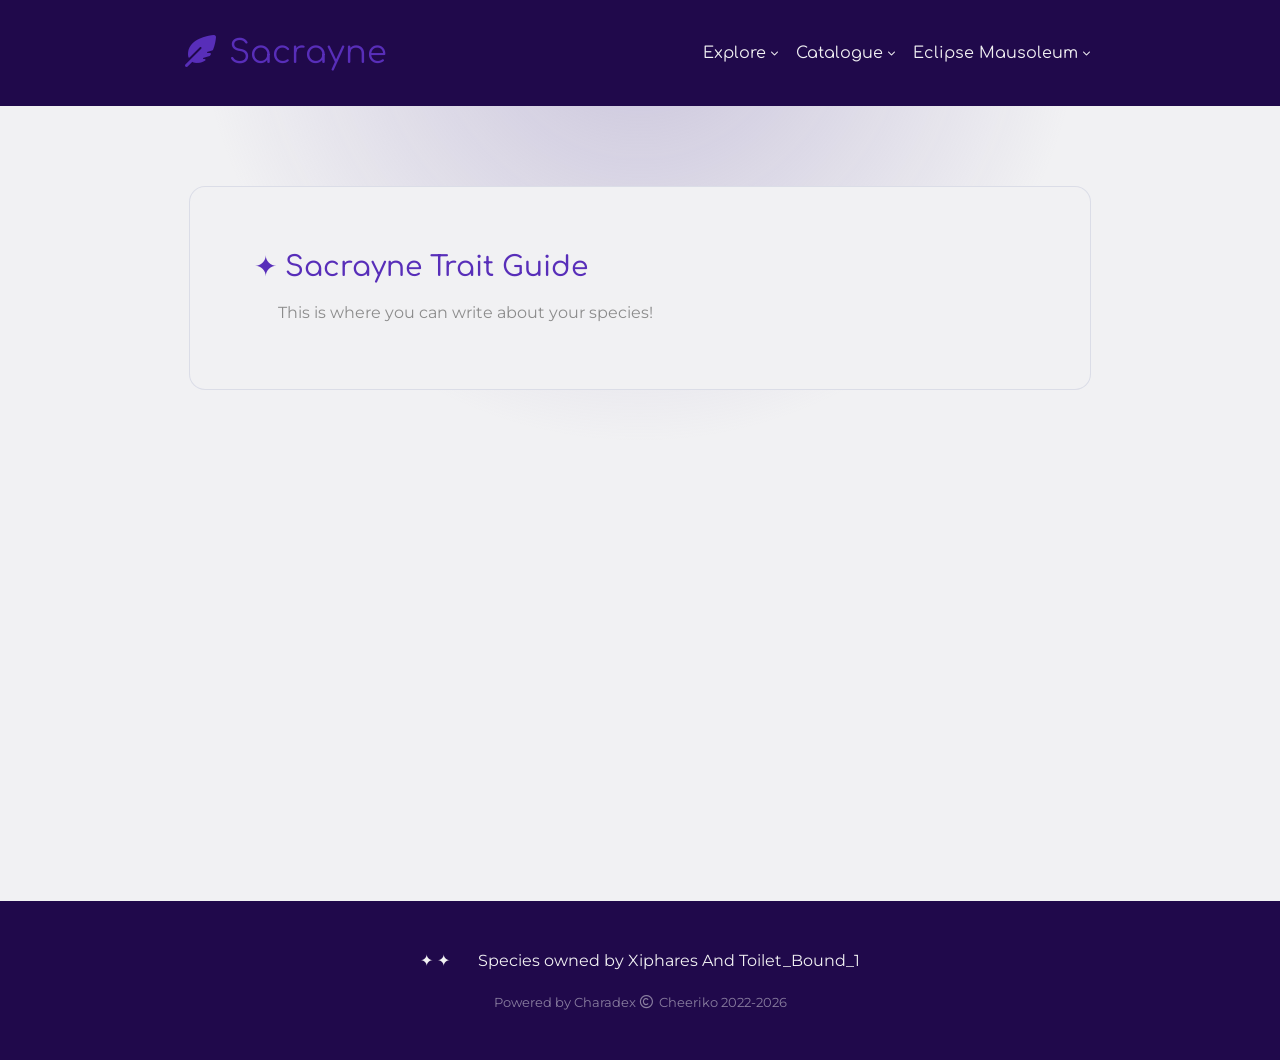
<file: species.html>
<!DOCTYPE html>
<html lang="en">

<head>

  <meta charset="UTF-8">
  <meta name="viewport" content="width=device-width, initial-scale=1.0">


  <!-- ----------------------------------------------------------------- -->
  <!-- About Your Site                                                   -->
  <!-- ----------------------------------------------------------------- -->
  <link rel="shortcut icon" type="image/png" href="assets/favicon.png" />
  <title>Sacrayne Trait Guide</title>
  <meta name="title" content="Sacrayne Species" />
  <meta name="type" content="website" />
  <meta name="url" content="https://sapfies.github.io/sacrayne/" />
  <meta name="image" content="assets/meta.png" />
  <meta name="description" content="Follow along as we wander the moonlight!">

  <!-- No AI scraping directives -->
  <meta name="robots" content="noai">
  <meta name="robots" content="noimageai">


  <!-- ----------------------------------------------------------------- -->
  <!-- Styles                                                            -->
  <!-- ----------------------------------------------------------------- -->

  <!-- Bootstrap CSS -->
  <!-- Using Bootstrap 4.5 because its closest to Toyhou.se's current version -->
  <!-- https://getbootstrap.com/docs/4.5/getting-started/introduction/ -->
  <link rel="stylesheet" href="https://cdn.jsdelivr.net/npm/bootstrap@4.5.3/dist/css/bootstrap.min.css" integrity="sha384-TX8t27EcRE3e/ihU7zmQxVncDAy5uIKz4rEkgIXeMed4M0jlfIDPvg6uqKI2xXr2" crossorigin="anonymous">

  <!-- Font Awesome Icons -->
  <link rel="stylesheet" href="https://cdnjs.cloudflare.com/ajax/libs/font-awesome/6.7.2/css/all.min.css">


  <!-- ----------------------------------------------------------------- -->
  <!-- Optional Styles                                                   -->
  <!-- ----------------------------------------------------------------- -->

  <!-- Custom CSS -->
  <link rel="stylesheet" type="text/css" href="styles/css/charadex.css">

  <!-- Google Font -->
  <link href="https://fonts.googleapis.com/css?family=Montserrat:400|Comfortaa:500" rel="stylesheet">


</head>

<body id="charadex-body">


  <!-- --------------------------------------------------------------------
  <-- Header
  <-------------------------------------------------------------------- -->
  <div class="load-html" id="header" data-source="includes/header.html"></div>


  <!-- --------------------------------------------------------------------
  <-- Main List
  <-------------------------------------------------------------------- -->
  <div class="container" id="main-container">
    <div class="card p-md-5 p-4">

      <!-- General Info
      <-------------------------------------------------------------------- -->
      <div class="p-3">
        <h3 class="text-primary mb-3">✦ Sacrayne Trait Guide</h3>
        <div class="px-4">
          <p>This is where you can write about your species!</p>
        </div>
      </div>

    </div>
  </div>

  <!-- --------------------------------------------------------------------
  <-- Footer
  <-------------------------------------------------------------------- -->
  <div class="load-html" id="footer" data-source="includes/footer.html"></div>

  <!-- ----------------------------------------------------------------- -->
  <!-- JS                                                                -->
  <!-- ----------------------------------------------------------------- -->

  <!-- JQuery -->
  <script src="https://code.jquery.com/jquery-3.6.0.js" integrity="sha256-H+K7U5CnXl1h5ywQfKtSj8PCmoN9aaq30gDh27Xc0jk=" crossorigin="anonymous"></script>

  <!-- Bootstrap -->
  <script src="https://cdn.jsdelivr.net/npm/bootstrap@4.5.3/dist/js/bootstrap.bundle.min.js" integrity="sha384-ho+j7jyWK8fNQe+A12Hb8AhRq26LrZ/JpcUGGOn+Y7RsweNrtN/tE3MoK7ZeZDyx" crossorigin="anonymous"></script>

  <!-- Charadex Script -->
  <script src="styles/js/pages/base.js" type="module"></script>


</body>

</html>
</file>
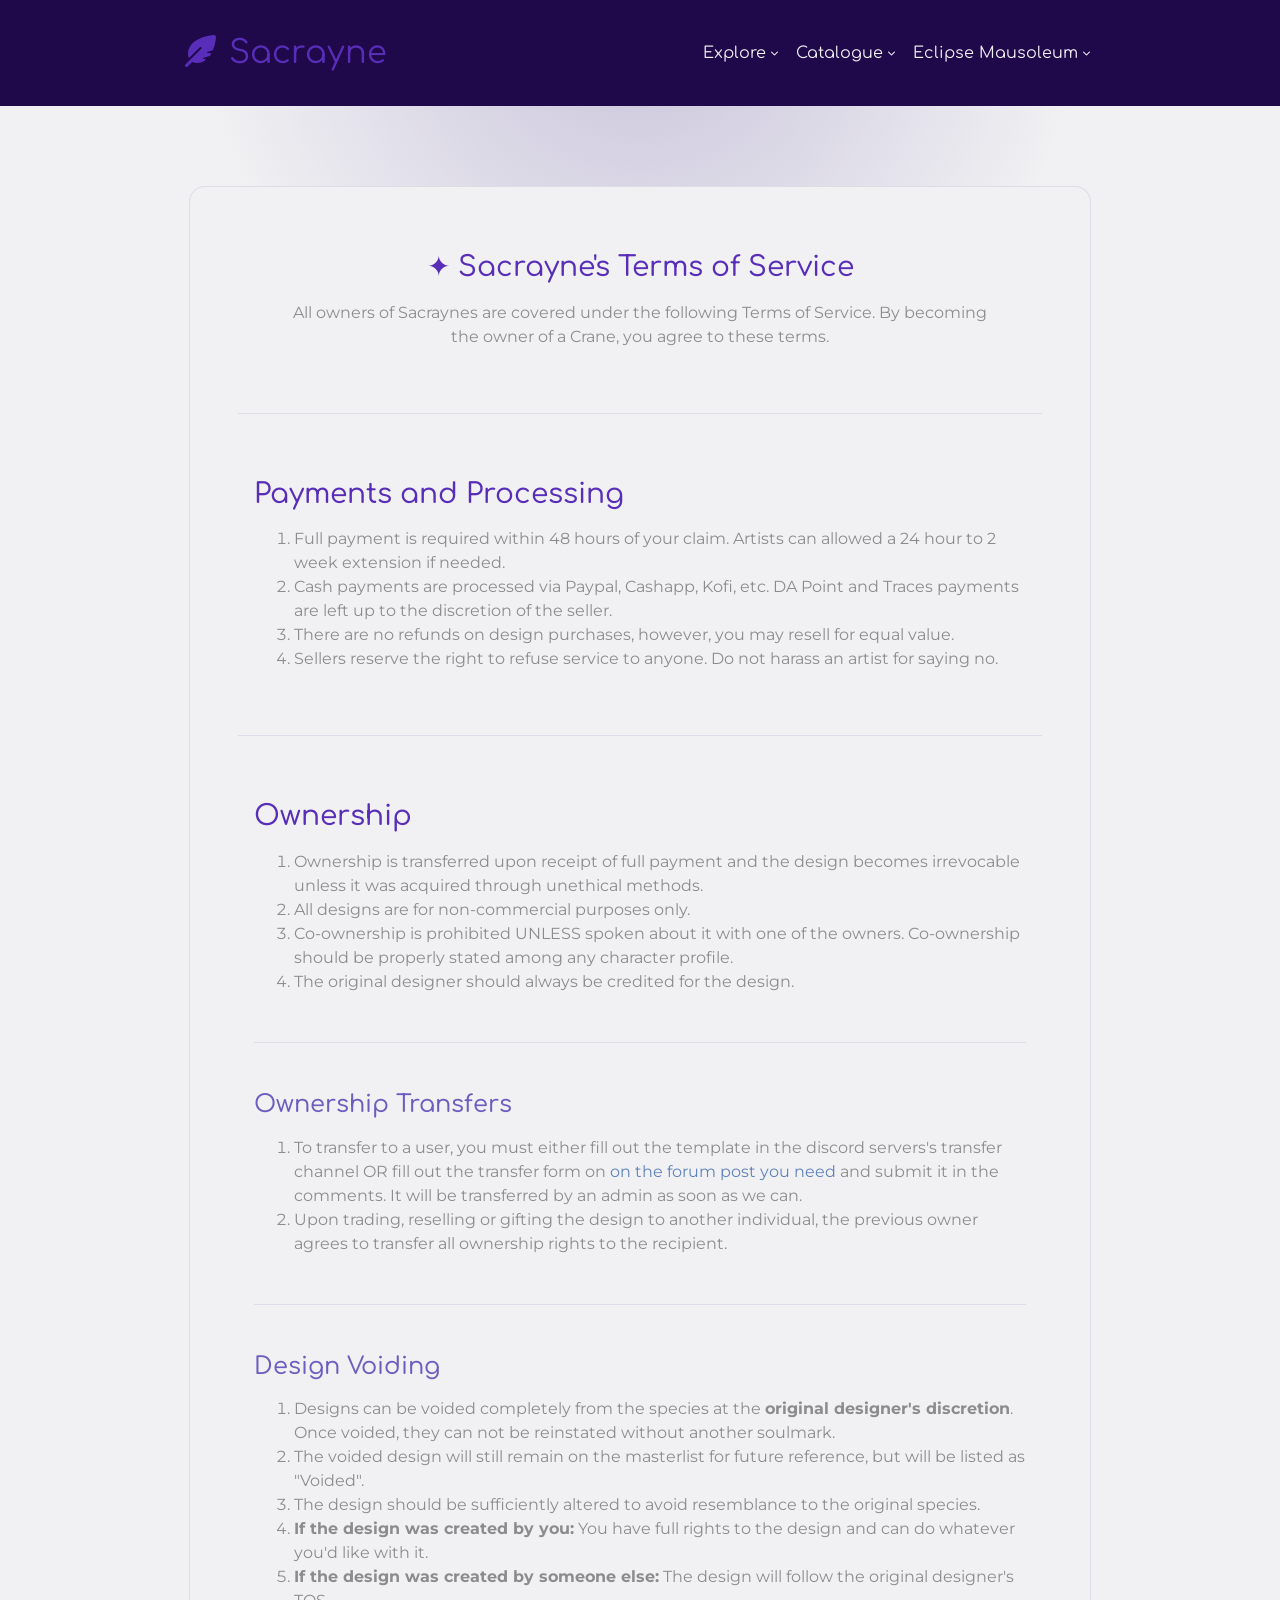
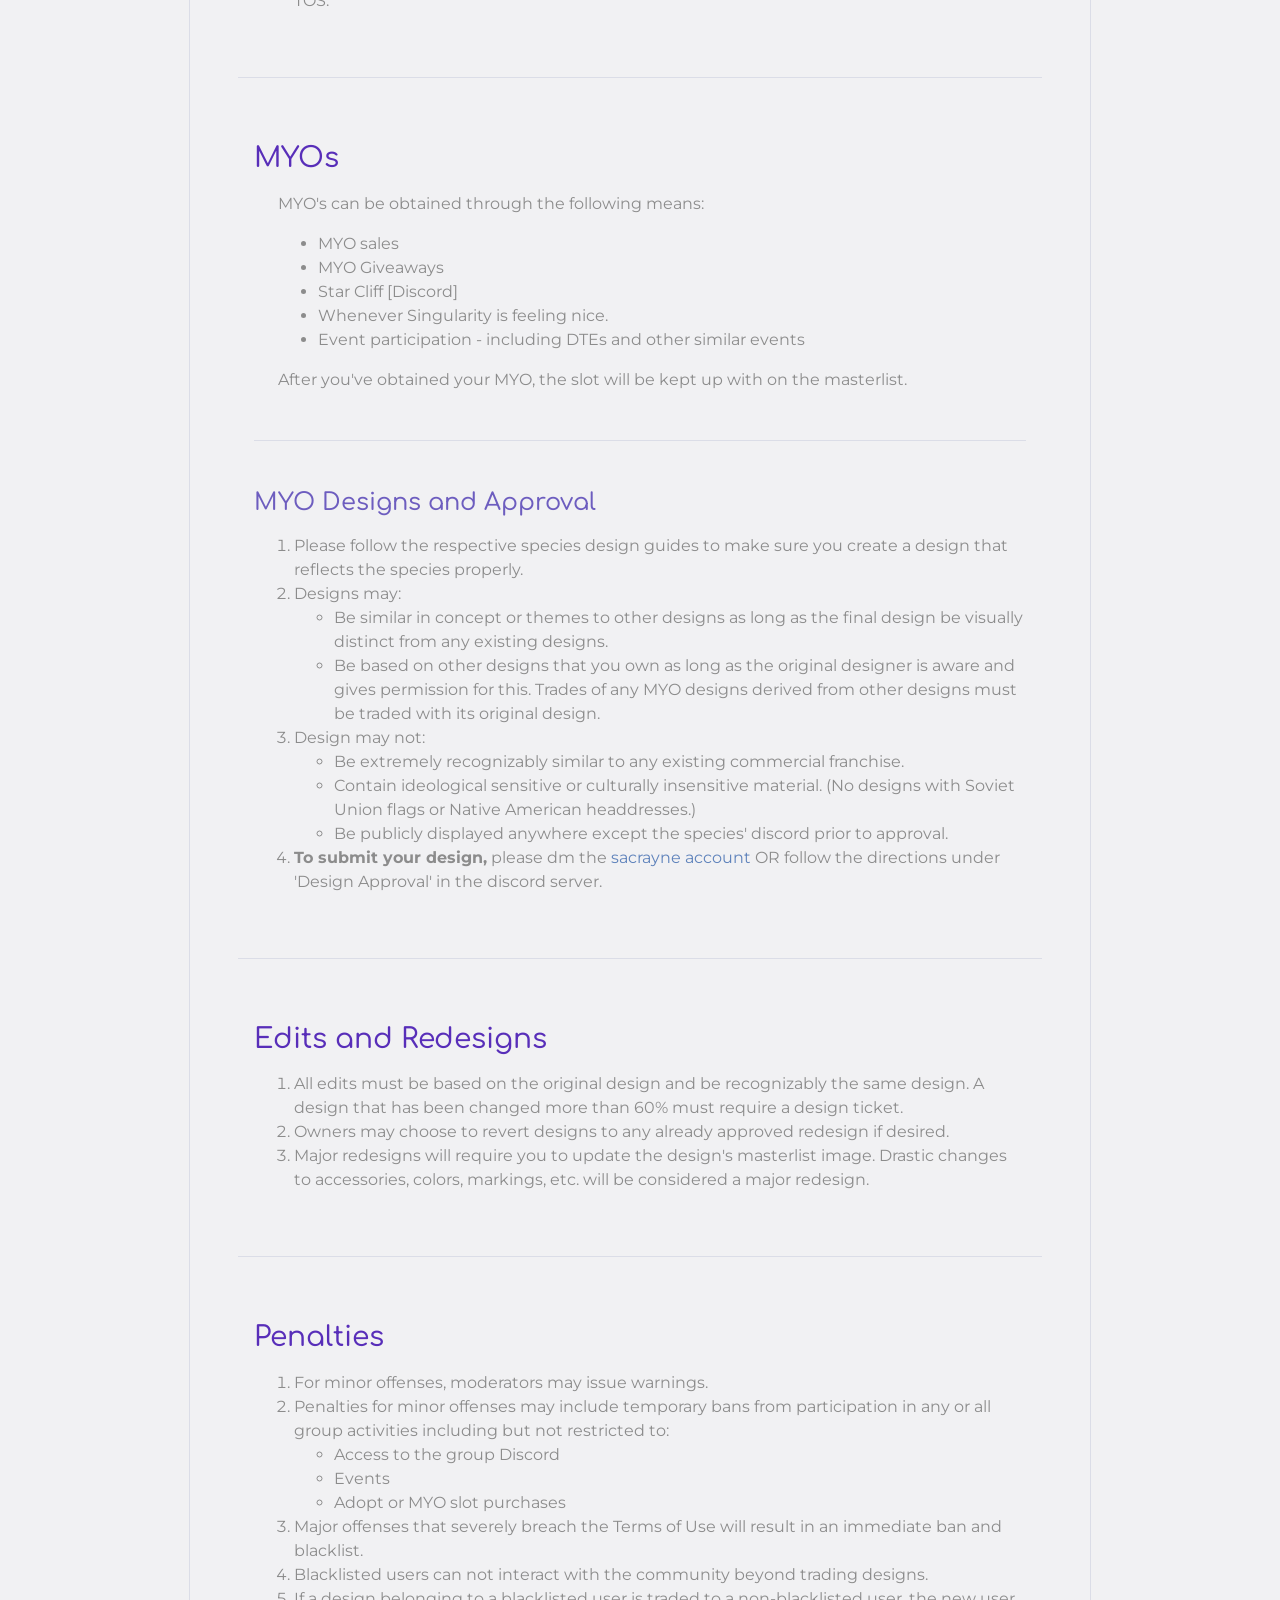
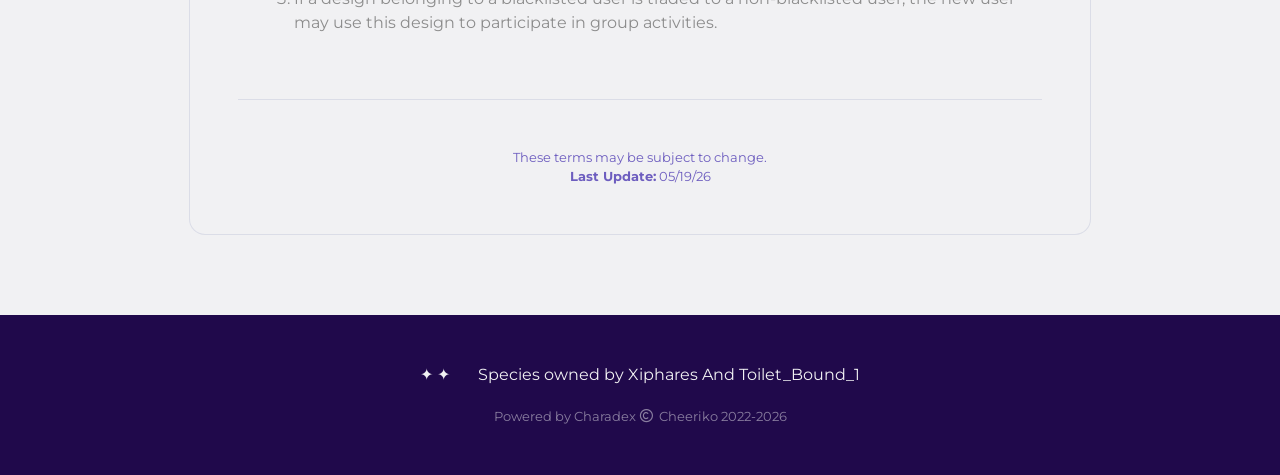
<file: terms.html>
<!DOCTYPE html>
<html lang="en">

<head>

  <meta charset="UTF-8">
  <meta name="viewport" content="width=device-width, initial-scale=1.0">


  <!-- ----------------------------------------------------------------- -->
  <!-- About Your Site                                                   -->
  <!-- ----------------------------------------------------------------- -->
  <link rel="shortcut icon" type="image/png" href="assets/favicon.png" />
  <title>Terms of Service</title>
  <meta name="title" content="Sacrayne Terms" />
  <meta name="type" content="website" />
  <meta name="url" content="https://sapfies.github.io/sacrayne/" />
  <meta name="image" content="assets/meta.png" />
  <meta name="description" content="Follow along as we wander the moonlight!">

  <!-- No AI scraping directives -->
  <meta name="robots" content="noai">
  <meta name="robots" content="noimageai">


  <!-- ----------------------------------------------------------------- -->
  <!-- Styles                                                            -->
  <!-- ----------------------------------------------------------------- -->

  <!-- Bootstrap CSS -->
  <!-- Using Bootstrap 4.5 because its closest to Toyhou.se's current version -->
  <!-- https://getbootstrap.com/docs/4.5/getting-started/introduction/ -->
  <link rel="stylesheet" href="https://cdn.jsdelivr.net/npm/bootstrap@4.5.3/dist/css/bootstrap.min.css" integrity="sha384-TX8t27EcRE3e/ihU7zmQxVncDAy5uIKz4rEkgIXeMed4M0jlfIDPvg6uqKI2xXr2" crossorigin="anonymous">

  <!-- Font Awesome Icons -->
  <link rel="stylesheet" href="https://cdnjs.cloudflare.com/ajax/libs/font-awesome/6.7.2/css/all.min.css">


  <!-- ----------------------------------------------------------------- -->
  <!-- Optional Styles                                                   -->
  <!-- ----------------------------------------------------------------- -->

  <!-- Custom CSS -->
  <link rel="stylesheet" type="text/css" href="styles/css/charadex.css">

  <!-- Google Font -->
  <link href="https://fonts.googleapis.com/css?family=Montserrat:400|Comfortaa:500" rel="stylesheet">


</head>

<body id="charadex-body">


  <!-- --------------------------------------------------------------------
  <-- Header
  <-------------------------------------------------------------------- -->
  <div class="load-html" id="header" data-source="includes/header.html"></div>


  <!-- --------------------------------------------------------------------
  <-- Main List
  <-------------------------------------------------------------------- -->
  <div class="container" id="main-container">
    <div class="card p-md-5 p-4">

      <!-- General Info
      <-------------------------------------------------------------------- -->
      <div class="text-center p-3">
        <h3 class="text-primary mb-3">✦ Sacrayne's Terms of Service</h3>
        <div class="px-4">
          <p>All owners of Sacraynes are covered under the following Terms of Service. By becoming the owner of a Crane, you agree to these terms.</p>
        </div>
      </div>
      <hr class="my-5">


      <!-- Payment Info
      <-------------------------------------------------------------------- -->
      <div class="p-3">
        <h3 class="text-primary mb-3">Payments and Processing</h3>
        <ol class="mb-0">
          <li>Full payment is required within 48 hours of your claim. Artists can allowed a 24 hour to 2 week extension if needed.</li>
          <li>Cash payments are processed via Paypal, Cashapp, Kofi, etc. DA Point and Traces payments are left up to the discretion of the seller.</li>
          <li>There are no refunds on design purchases, however, you may resell for equal value.</li>
          <li>Sellers reserve the right to refuse service to anyone. Do not harass an artist for saying no.</li>
        </ol>
      </div>
      <hr class="my-5">


      <!-- Ownership Info
      <-------------------------------------------------------------------- -->
      <div class="p-3">
        <h3 class="text-primary mb-3">Ownership</h3>
        <ol class="mb-0">
          <li>Ownership is transferred upon receipt of full payment and the design becomes irrevocable unless it was acquired through unethical methods.</li>
          <li>All designs are for non-commercial purposes only.</li>
          <li>Co-ownership is prohibited UNLESS spoken about it with one of the owners. Co-ownership should be properly stated among any character profile.</li>
          <li>The original designer should always be credited for the design.</li>
        </ol>
        <hr class="my-5">
        <h4 class="text-muted mb-3">Ownership Transfers</h4>
        <ol class="mb-0">
          <li>To transfer to a user, you must either fill out the template in the discord servers's transfer channel OR fill out the transfer form on <a href="https://toyhou.se/~forums/66322.transfers">on the forum post you need </a>and submit it in the comments. It will be transferred by an admin as soon as we can.</li>
          <li>Upon trading, reselling or gifting the design to another individual, the previous owner agrees to transfer all ownership rights to the recipient.</li>
        </ol>
        <hr class="my-5">
        <h4 class="text-muted mb-3">Design Voiding</h4>
        <ol class="mb-0">
          <li>Designs can be voided completely from the species at the <b>original designer's discretion</b>. Once voided, they can not be reinstated without another soulmark.</li>
          <li>The voided design will still remain on the masterlist for future reference, but will be listed as "Voided".</li>
          <li>The design should be sufficiently altered to avoid resemblance to the original species.</li>
          <li><b>If the design was created by you:</b> You have full rights to the design and can do whatever you'd like with it.</li>
          <li><b>If the design was created by someone else:</b> The design will follow the original designer's TOS.</li>
        </ol>
      </div>
      <hr class="my-5">


      <!-- MYO Info
      <-------------------------------------------------------------------- -->
      <div class="p-3">
        <h3 class="text-primary mb-3">MYOs</h3>
        <div class="px-4">
          <p>MYO's can be obtained through the following means:</p>
          <ul>
            <li>MYO sales</li>
            <li>MYO Giveaways</li>
            <li>Star Cliff [Discord]</li>
            <li>Whenever Singularity is feeling nice.</li>
            <li>Event participation - including DTEs and other similar events</li>
          </ul>
          <p>After you've obtained your MYO, the slot will be kept up with on the masterlist.</p>
        </div>
        <hr class="my-5">
        <h4 class="text-muted mb-3">MYO Designs and Approval</h4>
        <ol class="mb-0">
          <li>Please follow the respective species design guides to make sure you create a design that reflects the species properly.</li>
          <li>Designs may:
            <ul>
              <li>Be similar in concept or themes to other designs as long as the final design be visually distinct from any existing designs.</li>
              <li>Be based on other designs that you own as long as the original designer is aware and gives permission for this. Trades of any MYO designs derived from other designs must be traded with its original design.</li>
            </ul>
          </li>
          <li>Design may not:
            <ul>
              <li>Be extremely recognizably similar to any existing commercial franchise.</li>
              <li>Contain ideological sensitive or culturally insensitive material. (No designs with Soviet Union flags or Native American headdresses.)</li>
              <li>Be publicly displayed anywhere except the species' discord prior to approval.</li>
            </ul>
          </li>
          <li><b>To submit your design,</b> please dm the <a href="">sacrayne account</a> OR follow the directions under 'Design Approval' in the discord server.</li>
        </ol>
      </div>
      <hr class="my-5">


      <!-- Edits and Redesigns
      <-------------------------------------------------------------------- -->
      <div class="p-3">
        <h3 class="text-primary mb-3">Edits and Redesigns</h3>
        <ol class="mb-0">
          <li>All edits must be based on the original design and be recognizably the same design. A design that has been changed more than 60% must require a design ticket.</li>
          <li>Owners may choose to revert designs to any already approved redesign if desired.</li>
          <li>Major redesigns will require you to update the design's masterlist image. Drastic changes to accessories, colors, markings, etc. will be considered a major redesign.</li>
        </ol>
      </div>
      <hr class="my-5">

      <!-- Penalties
      <-------------------------------------------------------------------- -->
      <div class="p-3">
        <h3 class="text-primary mb-3">Penalties</h3>
        <ol class="mb-0">
          <li>For minor offenses, moderators may issue warnings.</li>
          <li>Penalties for minor offenses may include temporary bans from participation in any or all group activities including but not restricted to:
            <ul>
              <li>Access to the group Discord</li>
              <li>Events</li>
              <li>Adopt or MYO slot purchases</li>
            </ul>
          </li>
          <li>Major offenses that severely breach the Terms of Use will result in an immediate ban and blacklist.</li>
          <li>Blacklisted users can not interact with the community beyond trading designs.</li>
          <li>If a design belonging to a blacklisted user is traded to a non-blacklisted user, the new user may use this design to participate in group activities.</li>
        </ol>
      </div>

      <hr class="my-5">
      <div class="small text-muted text-center">
        These terms may be subject to change.<br>
        <b>Last Update:</b> 05/19/26
      </div>

    </div>
  </div>

  <!-- --------------------------------------------------------------------
  <-- Footer
  <-------------------------------------------------------------------- -->
  <div class="load-html" id="footer" data-source="includes/footer.html"></div>

  <!-- ----------------------------------------------------------------- -->
  <!-- JS                                                                -->
  <!-- ----------------------------------------------------------------- -->

  <!-- JQuery -->
  <script src="https://code.jquery.com/jquery-3.6.0.js" integrity="sha256-H+K7U5CnXl1h5ywQfKtSj8PCmoN9aaq30gDh27Xc0jk=" crossorigin="anonymous"></script>

  <!-- Bootstrap -->
  <script src="https://cdn.jsdelivr.net/npm/bootstrap@4.5.3/dist/js/bootstrap.bundle.min.js" integrity="sha384-ho+j7jyWK8fNQe+A12Hb8AhRq26LrZ/JpcUGGOn+Y7RsweNrtN/tE3MoK7ZeZDyx" crossorigin="anonymous"></script>

  <!-- Charadex Script -->
  <script src="styles/js/pages/base.js" type="module"></script>


</body>

</html>
</file>
<file: styles/css/charadex.css>
:root {

  --glow-purple: rgba(53,32,124,0.35);
  --glow-blue: rgba(209,215,221,0.18);

}

body {

  /* ============================================================= */
  /*
  /* Main Styles
  /*
  /* ============================================================= */
  /* 
  /* This only styles the elements shown on the page.
  /* 
  /* Some CSS knowledge is going to be needed to style these
  /* elements further. If you're just looking for a swatch and
  /* font swap, then you'll only need to edit the variables below.
  /*
  /* ============================================================= */
  /* Primary Color
  ================================================================ */
  --cd-primary-color: #582eb9;
  --cd-primary-text-color: #ced3df;

  /* ============================================================= */
  /* Secondary Color
  ================================================================ */
  --cd-secondary-color: #baa9de;
  --cd-secondary-text-color: #857f9a;

  /* ============================================================= */
  /* Backgrounds
  ================================================================ */
  --cd-body-background-color: #f1f1f3;
  --cd-content-background-color: #f1f1f3;
  --cd-faded-background-color: #f1f1f3;

  /* Background Extras */
  --cd-body-background-image: url();

  /* ============================================================= */
  /* Text
  ================================================================ */
  --cd-body-text-color: #8c8c8c;
  --cd-faded-text-color: #6d5dbf;

  /* ============================================================= */
  /* Borders
  ================================================================ */
  --cd-border-color: rgba(216,218,229,0.85);
  --cd-border-width: 1px;
  --cd-border-style: solid;
  --cd-border-radius: 1rem;

  /* ============================================================= */
  /* Navbar
  ================================================================ */
  --cd-navbar-background-color: #20094b;
  --cd-navbar-brand-color: var(--cd-primary-color);
  --cd-navbar-brand-color-hover: var(--cd-secondary-color);
  --cd-navbar-text-color: var(--cd-content-background-color);
  --cd-navbar-link-color: var(--cd-navbar-text-color);
  --cd-navbar-link-color-hover: var(--cd-primary-color);
  --cd-navbar-font-family: var(--cd-header-font-family);

  /* ============================================================= */
  /* Main Fonts
  ================================================================ */
  --cd-body-font-family: 'Montserrat', sans-serif;
  --cd-header-font-family: 'Comfortaa', sans-serif;
  
  /* ============================================================= */
  /* Rarities
  ================================================================ */

  --cd-rarity-common-bg: #d58353;
  --cd-rarity-common-txt: #fcf4ed;

  --cd-rarity-uncommon-bg: #e0bb68;
  --cd-rarity-uncommon-txt: var(--cd-rarity-common-txt);
  
  --cd-rarity-rare-bg: #97b34e;
  --cd-rarity-rare-txt: var(--cd-rarity-common-txt);

  --cd-rarity-veryrare-bg: #548b71;
  --cd-rarity-veryrare-txt: var(--cd-rarity-common-txt);

  /* Legendary & Mythic */
  --cd-rarity-legendary-bg: #5a473e;
  --cd-rarity-legendary-txt: var(--cd-rarity-common-txt);


  /* ============================================================= */
  /*
  /* Optional Styles
  /* These are just for extra easy styling
  /*
  /* ============================================================= */
  /* Navbar Dropdown 
  ================================================================ */

  /* Background */
  --cd-navbar-dropdown-background-color: var(--cd-navbar-background-color);
  --cd-navbar-dropdown-background-hover: var(--cd-primary-color);

  /* Link/Text */
  --cd-navbar-dropdown-link-color: var(--cd-navbar-link-color);
  --cd-navbar-dropdown-link-color-hover: var(--cd-primary-text-color);

  /* Divider */
  --cd-navbar-dropdown-divider: rgba(91,87,116,0.12);
  --cd-navbar-dropdown-border-radius: 0 0 var(--cd-border-radius) var(--cd-border-radius);


  /* ============================================================= */
  /* Footer
  ================================================================ */

  /* Background */
  --cd-footer-background-color: var(--cd-navbar-background-color);

  /* Link/Text */
  --cd-footer-text-color: var(--cd-navbar-text-color);
  --cd-footer-link-color: var(--cd-navbar-link-color);
  --cd-footer-link-color-hover: var(--cd-navbar-link-color-hover);


  /* ============================================================= */
  /* Link
  ================================================================ */

  --cd-link-text-color: #5e82bb;
  --cd-link-text-color-hover: var(--cd-secondary-color);


  /* ============================================================= */
  /* HR
  ================================================================ */

  --cd-hr-border-width: var(--cd-border-width);
  --cd-hr-border-color: var(--cd-border-color);
  --cd-hr-border-style: var(--cd-border-style);


  /* ============================================================= */
  /* Pagination
  ================================================================ */

  /* Background */
  --cd-pagination-background-color: transparent;
  --cd-pagination-background-hover: transparent;

  /* Text */
  --cd-pagination-text-color: var(--cd-faded-text-color);
  --cd-pagination-text-color-hover: var(--cd-primary-color);

  /* Border */
  --cd-pagination-border-radius: var(--cd-border-radius);
  --cd-pagination-border-width: 0;
  --cd-pagination-border-style: var(--cd-border-style);
  --cd-pagination-border-color: var(--cd-border-color);
  --cd-pagination-border-color-hover: var(--cd-primary-color);


  /* ============================================================= */
  /* Cards
  ================================================================ */

  /* Background */
  --cd-card-background-color: var(--cd-content-background-color);
  --cd-card-header-background-color: var(--cd-card-background-color);

  /* Text */
  --cd-card-header-font-family: var(--cd-header-font-family);

  /* Border */
  --cd-card-border-width: var(--cd-border-width);
  --cd-card-border-style: var(--cd-border-style);
  --cd-card-border-color: var(--cd-border-color);
  --cd-card-border-radius: var(--cd-border-radius);


  /* ============================================================= */
  /* Button
  ================================================================ */

  /* Background */
  --cd-button-background-color: var(--cd-primary-color);
  --cd-button-background-color-hover: var(--cd-secondary-color);

  /* Text */
  --cd-button-text-color: var(--cd-primary-text-color);
  --cd-button-text-color-hover: var(--cd-secondary-text-color);

  /* Border */
  --cd-button-border-width: var(--cd-border-width);
  --cd-button-border-style: var(--cd-border-style);
  --cd-button-border-color: var(--cd-button-background-color);
  --cd-button-border-color-hover: var(--cd-button-background-color-hover);
  --cd-button-border-radius: var(--cd-border-radius);


  /* ============================================================= */
  /* Input
  ================================================================ */

  /* Background */
  --cd-input-background-color: var(--cd-faded-background-color);

  /* Text */
  --cd-input-text-color: var(--cd-faded-text-color);

  /* Border */
  --cd-input-border-width: var(--cd-border-width);
  --cd-input-border-style: var(--cd-border-style);
  --cd-input-border-color: var(--cd-border-color);
  --cd-input-border-color-hover: var(--cd-primary-color);
  --cd-input-border-radius: var(--cd-border-radius);
  

}


/* ============================================================= */
/* General Page Styles
/* ============================================================= */

body {

  /* Global Text */
  color: var(--cd-body-text-color);
  font-family: var(--cd-body-font-family);
  -webkit-font-smoothing: antialiased;
  -moz-osx-font-smoothing: grayscale;

  /* Global Background */
  background-color: var(--cd-body-background-color);
  background-image: var(--cd-body-background-image);
  background-position: center;
  background-size: cover;

}


/* ============================================================= */
/* Plain Links
/* ============================================================= */

a,
a:visited {
  color: var(--cd-link-text-color);
  transition: color .2s ease-in-out;
}

a:hover,
a:focus,
a:active {
  color: var(--cd-link-text-color-hover);
  text-decoration: none;
}

/* ============================================================= */
/* Navbar
/* ============================================================= */
.navbar {
  background-color: var(--cd-navbar-background-color) !important;
  font-family: var(--cd-navbar-font-family) !important;
  z-index: 2000;
}

.navbar .navbar-brand {
  color: var(--cd-navbar-brand-color) !important;
  font-size: 2rem;
}

.navbar .navbar-brand:hover,
.navbar .navbar-brand:focus {
  color: var(--cd-navbar-brand-color-hover) !important;
}

.navbar .navbar-nav .nav-link {
  color: var(--cd-navbar-link-color) !important;
}

.navbar .navbar-nav .nav-link:hover,
.navbar .navbar-nav .nav-link:focus {
  color: var(--cd-navbar-link-color-hover) !important;
}

.navbar .navbar-toggler {
  color: var(--cd-navbar-link-color) !important;
  border: none !important;
}

.navbar .nav-link {
  display: flex;
  align-items: center;
}

.navbar .nav-link-icon {
  font-size: .5rem;
  margin-left: .25rem;
}


/* ============================================================= */
/* Dropdowns
/* This is for navbar dropdowns only
/* ============================================================= */

.navbar .dropdown-menu {
  color: var(--cd-navbar-dropdown-link-color) !important;
  background-color: var(--cd-navbar-dropdown-background-color) !important;
  border-radius: var(--cd-navbar-dropdown-border-radius) !important;
  border: none;
  margin-top: 0;
}

.dropdown:hover .dropdown-menu,
.dropdown-menu:hover {
  display: block !important
}

.navbar .dropdown-divider {
  border-top: 1px solid var(--cd-navbar-dropdown-divider) !important;
}

.navbar .dropdown-item,
.navbar .dropdown-item-text {
  color: var(--cd-navbar-dropdown-link-color) !important;
  transition: color .2s ease, background .2s ease;
}

.navbar .dropdown-item:hover,
.dropdown-item:focus,
.dropdown-item:active {
  color: var(--cd-navbar-dropdown-link-color-hover) !important;
  background-color: var(--cd-navbar-dropdown-background-hover) !important;
}

.navbar .dropdown-header {
  color: var(--cd-navbar-dropdown-link-color-hover) !important;
}


/* ============================================================= */
/* Footer
/* ============================================================= */

.footer {
  background-color: var(--cd-footer-background-color) !important;
  color: var(--cd-footer-text-color) !important;
}

.footer a,
.footer a:visited {
  color: var(--cd-footer-link-color) !important;
}

.footer a:hover,
.footer a:focus,
.footer a:active {
  color: var(--cd-footer-link-color-hover) !important;
}


/* ============================================================= */
/* Pagination
/* ============================================================= */

.page-link {
  transition: color .2s ease, background .2s ease, border .2s ease;
  border-width: var(--cd-pagination-border-width) !important;
  border-style: var(--cd-pagination-border-style) !important;
}

.page-link,
.page-item.disabled .page-link {
  color: var(--cd-pagination-text-color) !important;
  background-color: var(--cd-pagination-background-color) !important;
  border-color: var(--cd-pagination-border-color) !important;
}

.page-item.active .page-link,
.page-link:hover,
.page-link:focus,
.page-link:active {
  color: var(--cd-pagination-text-color-hover) !important;
  background-color: var(--cd-pagination-background-hover) !important;
  border-color: var(--cd-pagination-border-color-hover) !important;
}

/* Keeps users from accidentally highlighting */
.page-link {
  cursor: pointer;
  user-select: none;
}

/* Fixes my jank nav/pagination hybrid */
.nav .pagination .page-item:first-child .page-link {
  border-radius: 0 !important;
  border-left: 0 !important;
}

.nav .pagination .page-item:last-child .page-link {
  border-radius: 0 !important
}

.nav .page-item:first-child .page-link {
  border-radius: var(--cd-pagination-border-radius) 0 0 var(--cd-pagination-border-radius) !important;
}

.nav .page-item:last-child .page-link {
  border-radius: 0 var(--cd-pagination-border-radius) var(--cd-pagination-border-radius) 0 !important
}


/* ============================================================= */
/* Multi Select Fixes
/* ============================================================= */

.bootstrap-select > .dropdown-toggle.bs-placeholder, 
.bootstrap-select>.dropdown-toggle.bs-placeholder:active, 
.bootstrap-select>.dropdown-toggle.bs-placeholder:focus,
.bootstrap-select>.dropdown-toggle.bs-placeholder:hover {
  border: 0 !important;
  box-shadow: none !important;
  outline: none !important;
  color: var(--cd-body-text-color) !important;
}

.dropdown-menu {
  border-radius: var(--cd-border-radius) !important;
  background-color: var(--cd-faded-background-color) !important;
  color: var(--cd-body-text-color) !important;
}

.dropdown-item {
  color: var(--cd-body-text-color) !important;
}

.dropdown-item:hover,
.dropdown-item:focus,
.dropdown-item:active,
.dropdown-item.selected {
  background-color: var(--cd-primary-color) !important;
  color: var(--cd-primary-text-color) !important;
}


/* ============================================================= */
/* Card
/* ============================================================= */

.card {
  background-color: var(--cd-card-background-color) !important;
  border-width: var(--cd-card-border-width) !important;
  border-style: var(--cd-card-border-style) !important;
  border-color: var(--cd-card-border-color) !important;
  border-radius: var(--cd-border-radius) !important;
}

.card-header {
  background-color: var(--cd-card-header-background-color) !important;
  border-bottom-color: var(--cd-card-border-color) !important;
  border-bottom-width: var(--cd-card-border-width) !important;
  border-bottom-style: var(--cd-card-border-style) !important;
  font-family: var(--cd-card-header-font-family) !important;
  border-radius: calc(var(--cd-border-radius) - 1px) calc(var(--cd-border-radius) - 1px) 0 0 !important;
}

.card-footer {
  background-color: var(--cd-card-header-background-color) !important;
  border-top-color: var(--cd-card-border-color) !important;
  border-top-width: var(--cd-card-border-width) !important;
  border-top-style: var(--cd-card-border-style) !important;
  font-family: var(--cd-card-header-font-family) !important;
  border-radius: 0 0  calc(var(--cd-border-radius) - 1px) calc(var(--cd-border-radius) - 1px) !important;
}



/* ============================================================= */
/* Buttons & Badges
/* ============================================================= */

.btn {
  border-style: var(--cd-button-border-style) !important;
  border-width: var(--cd-button-border-width) !important;
  border-radius: var(--cd-button-border-radius) !important;
}

.btn.btn-primary,
.badge.badge-primary {
  color: var(--cd-button-text-color) !important;
  background-color: var(--cd-button-background-color) !important;
  border-color: var(--cd-button-border-color) !important;
}

.btn.btn-primary:hover,
.btn.btn-primary:focus,
.btn.btn-primary:active,
a.badge.badge-primary:hover,
a.badge.badge-primary:focus,
a.badge.badge-primary:active {
  color: var(--cd-button-text-color-hover) !important;
  border-color: var(--cd-button-border-color-hover) !important;
  background-color: var(--cd-button-background-color-hover) !important;
  box-shadow: none !important;
}

/* ============================================================= */
/* Input
/* ============================================================= */

.form-control {
  background-color: var(--cd-input-background-color) !important;
  color: var(--cd-input-text-color) !important;
  border-width: var(--cd-input-border-width) !important;
  border-style: var(--cd-input-border-style) !important;
  border-color: var(--cd-input-border-color) !important;
  border-radius: var(--cd-input-border-radius) !important;
}

.form-control:focus,
.form-control:active {
  background-color: var(--cd-input-background-color) !important;
  border-color: var(--cd-input-border-color-hover) !important;
}


/* ============================================================= */
/* Scrollbar
/* ============================================================= */

@media (min-width: 992px) {
  body::-webkit-scrollbar-track {
    background-color: var(--cd-faded-background-color);
    border-width: 0px !important;
  }

  body::-webkit-scrollbar {
    width: 10px;
    height: 10px;
  }

  body::-webkit-scrollbar-thumb {
    background-color: var(--cd-primary-color);
  }

  body::-webkit-scrollbar-corner,
  body::-webkit-resizer {
    background-color: var(--cd-border-color);
  }
}


/* ============================================================= */
/* Misc
/* ============================================================= */

.text-primary {
  color: var(--cd-primary-color) !important;
}

.bg-faded {
  background-color: var(--cd-faded-background-color) !important;
}

.bg-reset {
  background-color: var(--cd-content-background-color) !important;
}

.text-muted {
  color: var(--cd-faded-text-color) !important;
}

h1, h2, h3,
h4, h5, h6 {
  font-family: var(--cd-navbar-font-family) !important;
}

hr {
  border-top-color: var(--cd-hr-border-color) !important;
  border-top-width: var(--cd-hr-border-width) !important;
  border-top-style: var(--cd-hr-border-style) !important;
}

img {
  image-rendering: -webkit-optimize-contrast;
}

.img-thumbnail {
  border-radius:  var(--cd-border-radius) !important;
  border-color: var(--cd-border-color) !important;
}

/* Fix any border radiuses that were messed from before */
.rounded {
  border-radius: var(--cd-border-radius) !important
}

.rounded-circle {
  border-radius: 100%;
}

.rounded-0 {
  border-radius: 0 !important;
}


/* ============================================================= */
/* Loading
/* ============================================================= */

/* Fades container in on load so its not as jarring */
.softload {
  opacity: 0;
}

.softload.active {
  opacity: 1;
  transition: opacity 2s ease;
}

/* Fades container in on load so its not as jarring */
.hardload {
  opacity: 0;
}

.hardload.active {
  opacity: 1;
  transition: opacity .1s ease;
}

/* Specifically for the body */
#charadex-body {
  display: none;
}

#charadex-body.active {
  display: block;
}


/* ============================================================= */
/* Chee's Tweaks
/* ============================================================= */

body {
  min-height: 100vh;
  display: flex;
  flex-direction: column;
}

#main-container {
  min-height: calc(100vh - 105px);
  padding: 1rem;
  -ml-flex: 1 1 auto !important;
  flex: 1 1 auto !important;
}

@media (min-width: 768px) {
  #main-container {
    padding: 5rem 1.5rem;
  }
}

/* Remove ugly box shadow */
button:focus,
.page-link:focus,
.form-control:focus {
  outline: none !important;
  box-shadow: none !important;
}

/* Remove margin from last paragraphs */
p:last-child {
  margin-bottom: 0 !important;
}

/* Small container for more compact view */
.container {
  max-width: 950px !important;
}

/* ============================================================= */
/* Custom Classes
/* ============================================================= */

#charadex-gallery .list .card-body {
  min-height: calc(200px + 2.5rem);
}

#charadex-gallery .list .card-body img {
  max-height: 200px;
}

.cd-gallery-card {
  min-height: calc(175px + 2.5rem);
}

.cd-gallery-card > img {
  max-height: 175px !important;
}

.cd-profile-image-container > img{
  max-height: 400px;
}

/* Traits */
.cd-traits-scroll {
  max-height: 200px;
  overflow-y: auto;
}

/* Prompts */
.cd-prompt-background {
  background-position: center;
  background-size: cover;
  min-height: 150px;
}

/* Makes sure your text formatting is preserved from the sheet */
/* Best for large areas like notes */
.cd-text-pre {
  white-space: break-spaces;
}

/* For the hero image in the index */
.cd-hero-title {
  color: var(--cd-primary-color);
  background-color: var(--cd-faded-background-color);
  border-radius: var(--cd-border-radius);
  font-family: var(--cd-header-font-family);
  display: flex;
  padding: 1.5rem;
  min-height: 250px;
  font-weight: 800;
  font-size: 2.5rem;
}

@media (min-width: 768px) {
  .cd-hero-title {
    letter-spacing: 2px;
    font-size: 5rem;
  }
}


/* ============================================================= */
/* Rarity
/* ============================================================= */

.badge-common {
  background-color: var(--cd-rarity-common-bg);
  color: var(--cd-rarity-common-txt);
}

.badge-uncommon {
  background-color: var(--cd-rarity-uncommon-bg);
  color: var(--cd-rarity-uncommon-txt);
}

.badge-rare {
  background-color: var(--cd-rarity-rare-bg);
  color: var(--cd-rarity-rare-txt);
}

.badge-veryrare {
  background-color: var(--cd-rarity-veryrare-bg);
  color: var(--cd-rarity-veryrare-txt);
}

.badge-legendary,
.badge-mythic {
  background-color: var(--cd-rarity-legendary-bg);
  color: var(--cd-rarity-legendary-txt);
}

/* ============================================================= */
/* Animated Background
/* ============================================================= */

body::before {
  content: "";

  position: fixed;
  inset: 0;

  background:
    radial-gradient(circle at top,
      rgba(163,152,197,0.52),
      transparent 40%),

    radial-gradient(circle at bottom,
      rgba(15,128,174,0),
      transparent 35%);

  pointer-events: none;
  z-index: -2;
}

/* ============================================================= */
/* Mobile Improvements
/* ============================================================= */

@media (max-width: 768px) {

  .navbar-brand {
    font-size: 1.4rem !important;
  }

  .card {
    padding: 1rem !important;
  }

  #main-container {
    padding: 1rem !important;
  }

  .cd-hero-title {

    min-height: 180px;

    font-size: 2rem !important;

    text-align: center;

    justify-content: center;
  }

  .navbar .nav-link {
    justify-content: center;
  }
}


/* ============================================================= */
/* scroll
/* ============================================================= */

html {
  overflow: scroll;
  scrollbar-width: none;
}

html::-webkit-scrollbar {
  display: none;
}
</file>
